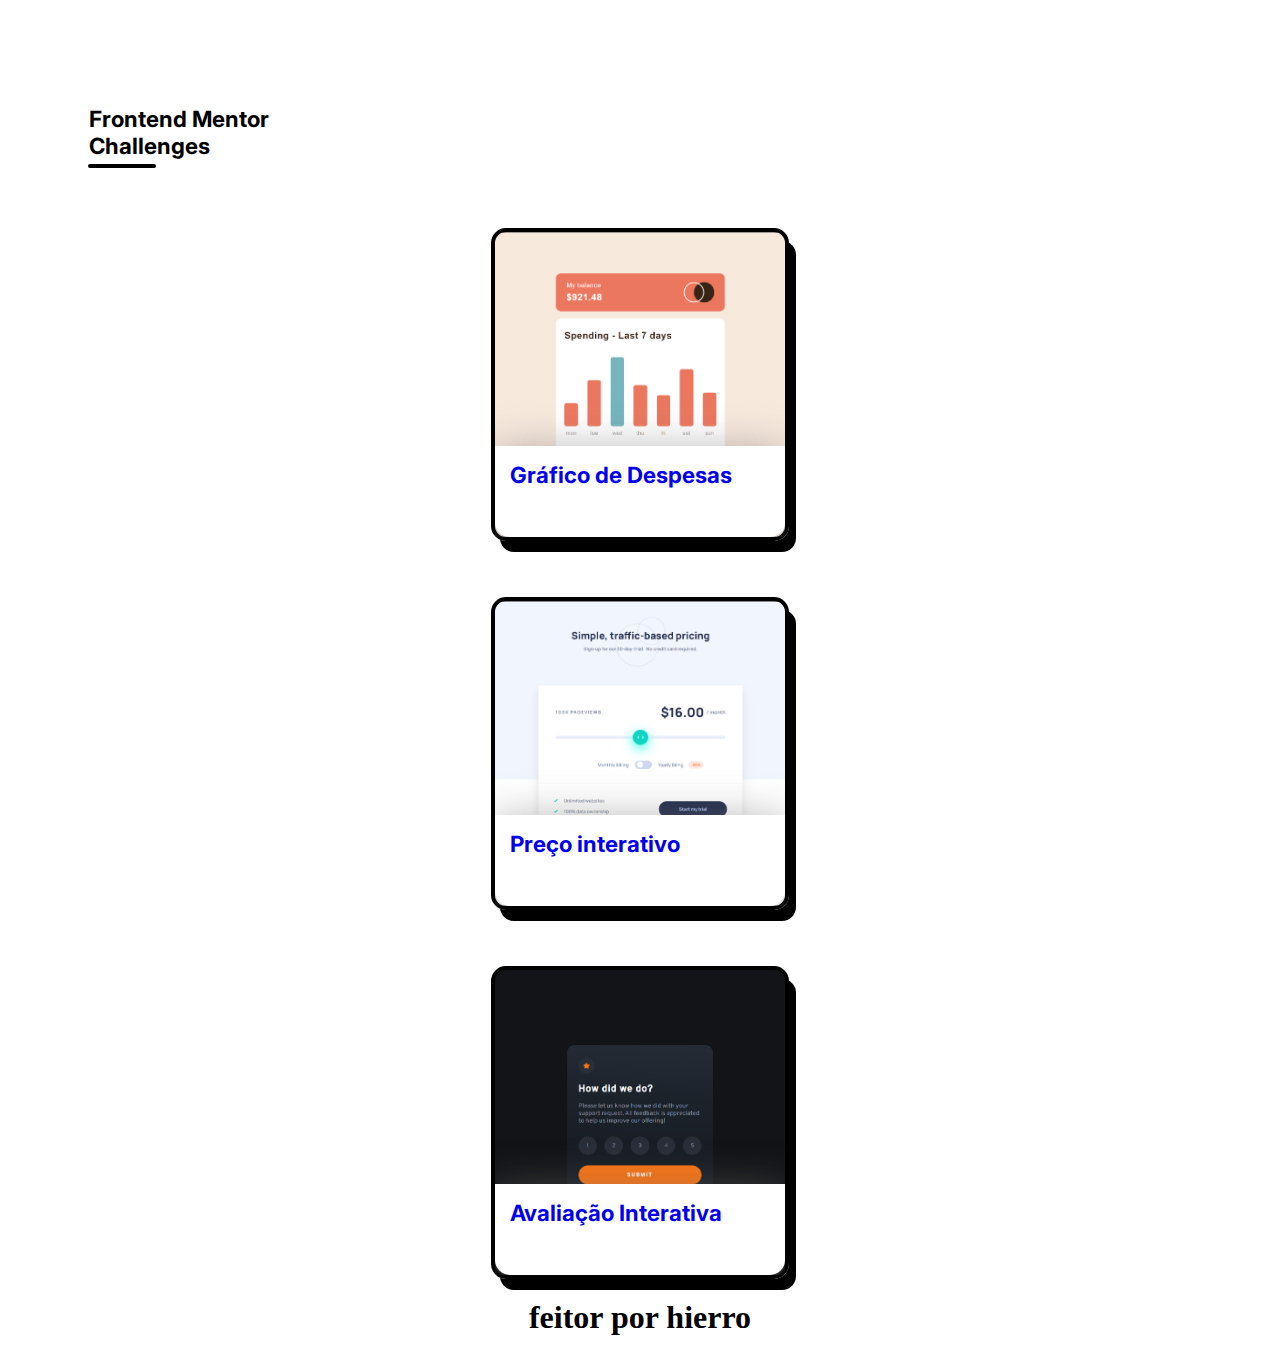
<file: index.html>
<!DOCTYPE html>
<html lang="pt-br">
<head>
    <meta charset="UTF-8">
    <meta http-equiv="X-UA-Compatible" content="IE=edge">
    <meta name="viewport" content="width=device-width, initial-scale=1.0">
    <link rel="stylesheet" href="style.css">
    <title>Frontent Mentor Challenges</title>
</head>
<body>
    <main class="main">
        <div class="div-title">
            <h1>Frontend Mentor Challenges</h1>
            <span class="title-line"></span>
        </div>
        <ul class="challenges-list">
            <li class="grafico-de-despesas">
                <a href="Avaliaçao Interativa/index.html" target="_blank">
                    <div class="div-project-title">
                        <h1>Gráfico de Despesas</h1>
                    </div>
                </a>
            </li>
            <li class="preco-interativo">
                <a href="Preço Interativo/index.html" target="_blank">
                    <div class="div-project-title">
                        <h1>Preço interativo</h1>
                </div>
                </a>
            </li>
            <li class="avaliacao-interativa">
                <a href="Grafico de Despesas/index.html" target="_blank">
                    <div class="div-project-title">
                    <h1>Avaliação Interativa</h1>
                    </div>
                </a>
            </li>
        </ul>
    </main>
    <footer>
        <h1> feitor por hierro</h1>
    </footer>
</body>
</html>
</file>
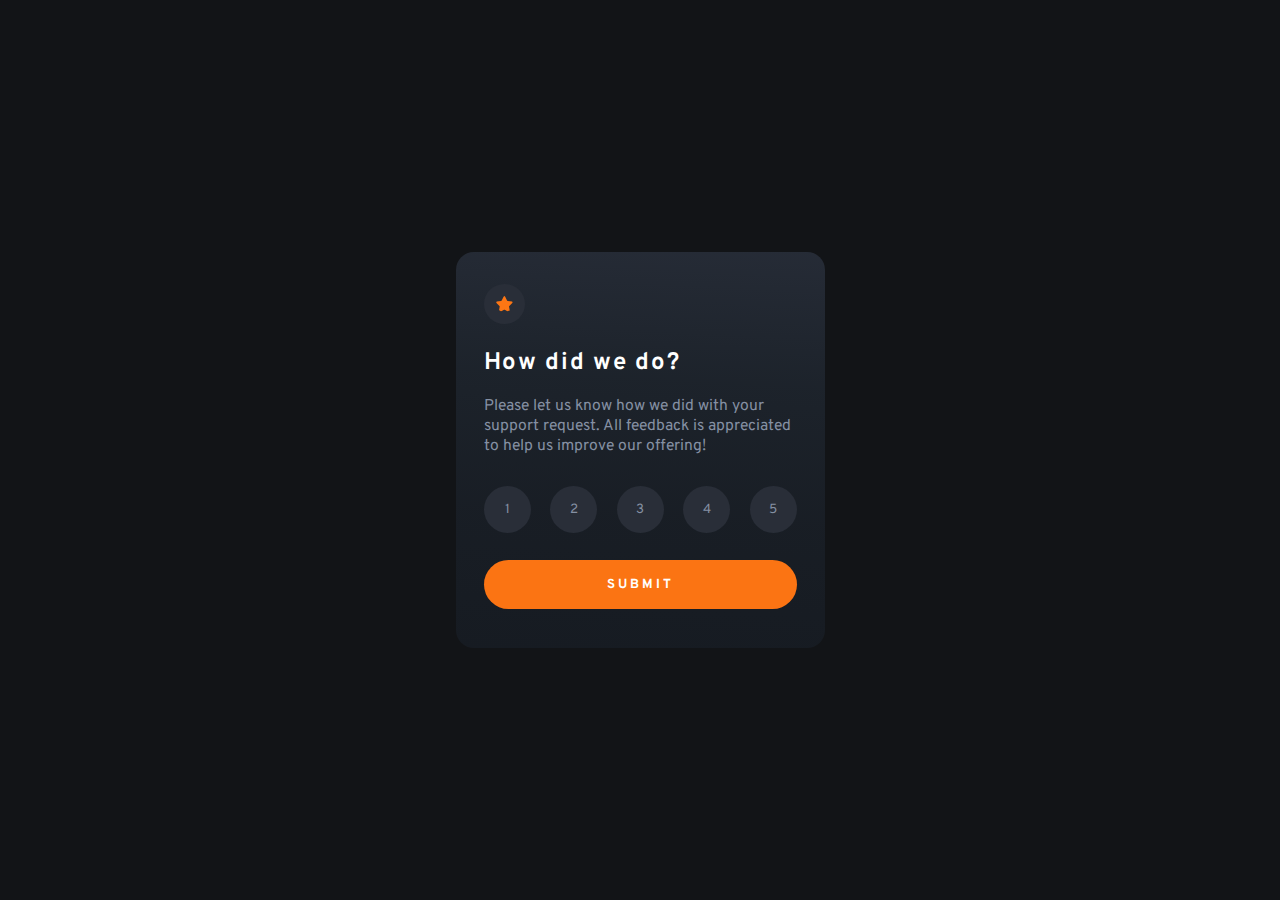
<file: Avaliaçao Interativa/index.html>
<!DOCTYPE html>
<html lang="en">
<head>
    <meta charset="UTF-8">
    <meta http-equiv="X-UA-Compatible" content="IE=edge">
    <meta name="viewport" content="width=device-width, initial-scale=1.0">
    <title>Frontend Mentor | Interactive rating component</title>
    <link rel="stylesheet" href="style.css">
</head>
<body>
    <!--RATING CARD-->
    <div class="rating-card" style="display: block;">
        <div class="div-rating-card">
            <div class="rating-content">
                <img class="icon-star" src="suporte/images/icon-star.svg">
                <h1>How did we do?</h1>
                <p>Please let us know how we did with your support request. All feedback is appreciated to help us improve our offering!</p>
            </div>
            <div class="div-card-rating">
                <form class="rating-form">
                    <div class="div-inputs">
                        <input class="rating-input" type="button" value="1">
                        <input class="rating-input" type="button" value="2">
                        <input class="rating-input" type="button" value="3">
                        <input class="rating-input" type="button" value="4">
                        <input class="rating-input" type="button" value="5">
                    </div>
                    <button class="submit-btn" type="submit">SUBMIT</button>
                </form>
            </div>
        </div>
    </div>
    
    <!--THANKS CARD-->
    <div class="thanks-card" style="display: none;">
        <div class="div-thanks-card">
            <img class="thanks-img" src="suporte/images/illustration-thank-you.svg">
            <p class="thanks-message">You selected <span class="your-rating">4</span> out of 5</p>
            <h1>Thank you!</h1>
            <p class="thanks-p">We appreciated you taking the time to give a rating. If you ever need more support, don't hesitate to get in touch!</p>
        </div>
    </div>
    
    <script src="script.js"></script>
</body>
</html>
</file>
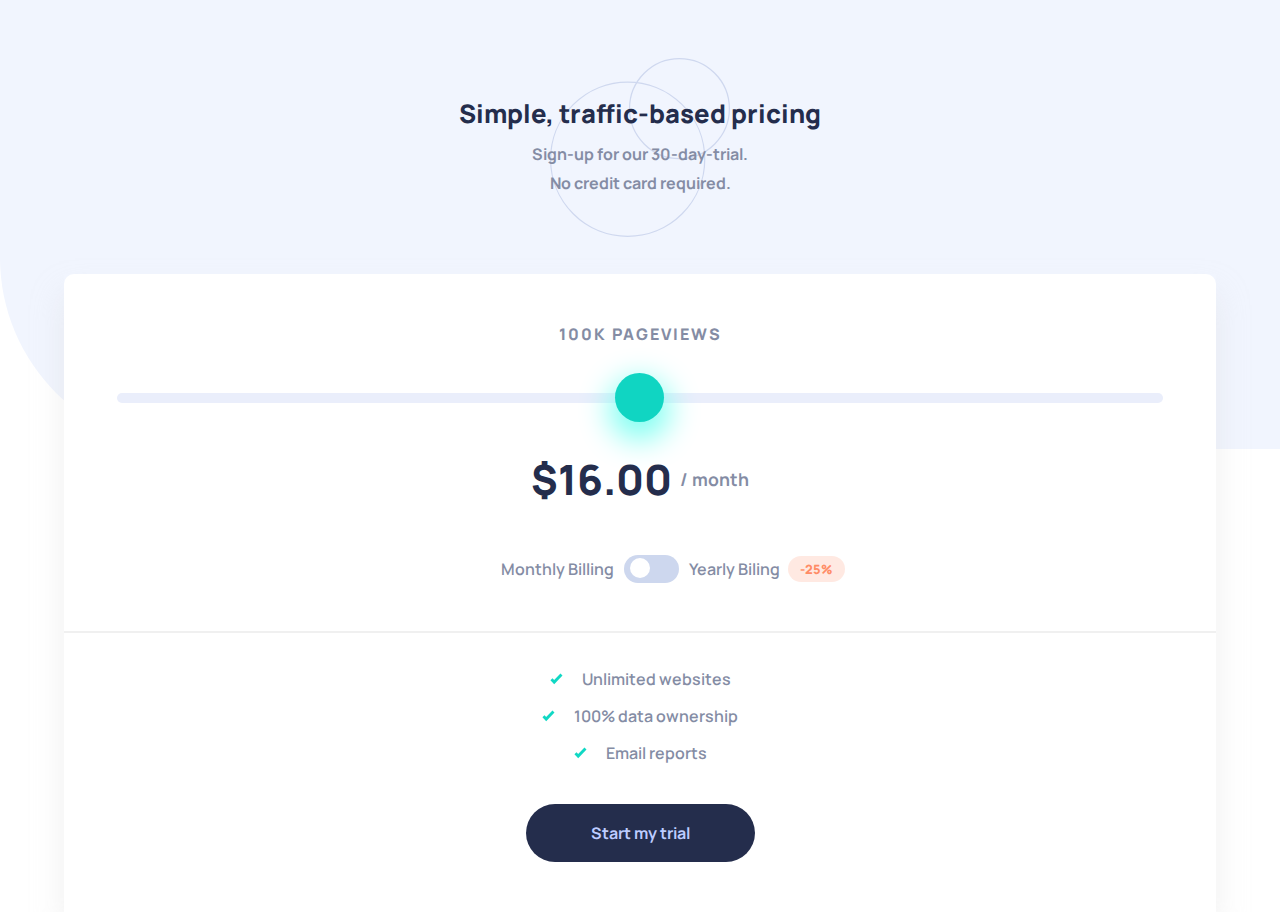
<file: FEITO-Componente de Preço Interativo/index.html>
<!DOCTYPE html>
<html lang="en">
<head>
    <meta charset="UTF-8">
    <meta http-equiv="X-UA-Compatible" content="IE=edge">
    <meta name="viewport" content="width=device-width, initial-scale=1.0">
    <link rel="icon" type="image/png" sizes="32x32" href="./suporte/images/favicon-32x32.png">
    <link rel="stylesheet" href="style.css">
    <title>Frontend Mentor | Interactive pricing component</title>
    <script src="script.js" defer></script>
</head>
<body>
    <div class="main">
        <div class="div-top-content">
            <img src="suporte/images/pattern-circles.svg">
            <h1>Simple, traffic-based pricing</h1>
            <div class="div-paragraphs">
                <p>Sign-up for our 30-day-trial.</p>
                <p>No credit card required.</p>
            </div>
        </div>
        
        <!-- TOP -->
        
        <div class="card">
            <div class="pricing-card">
                <span class="reviews-amount">100K PAGEVIEWS</span>
                <input class="price-bar" type="range" min="0" max="200" step="50">
                <div class="div-price-per-date">
                    <span class="reviews-price">$16.00</span>
                    <span class="per-date">/ month</span>
                </div>
                <div class="biling">
                    <span class="biling-txt">Monthly Billing</span>
                    <label class="switch">
                        <input class="switch-input" type="checkbox">
                        <span class="slider"></span>
                    </label>
                    <span class="biling-txt">Yearly Biling</span>
                </div>
            </div>
            
            <div class="benefits-card">
                <ul class="benefits-list">
                    <li><img src="suporte/images/icon-check.svg">Unlimited websites</li>
                    <li><img src="suporte/images/icon-check.svg">100% data ownership</li>
                    <li><img src="suporte/images/icon-check.svg">Email reports</li>
                </ul>
                <form action="">
                    <button class="benefit-btn"type="submit">Start my trial</button>
                </form>
            </div>
        </div>
    </div>
</body>
</html>
</file>
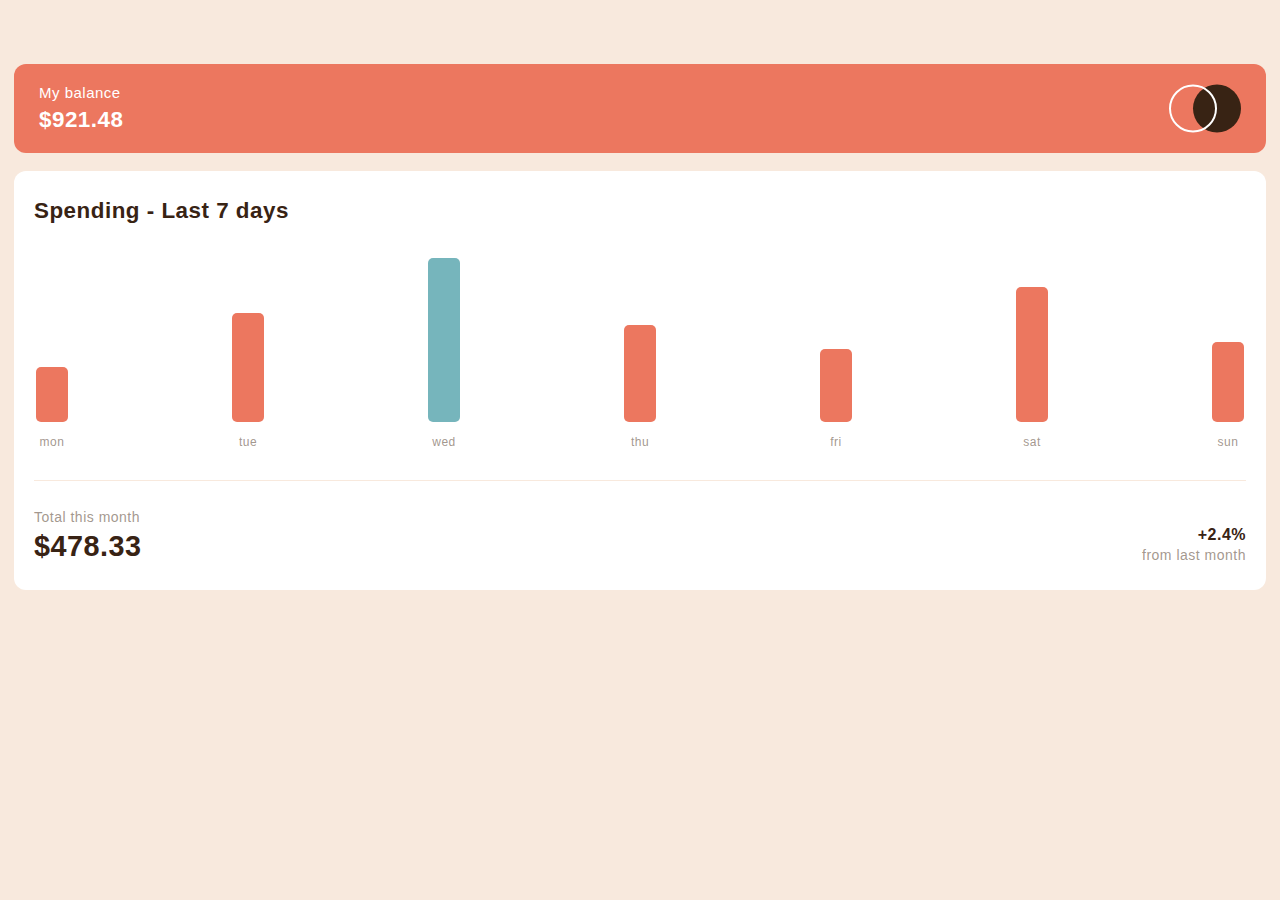
<file: FEITO-Grafico de Despesas/index.html>
<!DOCTYPE html>
<html lang="pt-br">
<head>
    <meta charset="UTF-8">
    <meta http-equiv="X-UA-Compatible" content="IE=edge">
    <meta name="viewport" content="width=device-width, initial-scale=1.0">
    <link rel="stylesheet" href="style.css">
    <link rel="icon" type="image/png" sizes="32x32" href="suporte/images/favicon-32x32.png">
    <script src="script.js" defer></script>
    <title>Gráfico de Despesas | Frontend Mentor</title>
</head>
<body class="body">

    <div class="user-balance-component">
        <div class="div-user-balance">
            <h1>My balance</h1>
            <span class="user-balance">$921.48</span>
        </div>
        <img class="img" src="suporte/images/logo.svg">
    </div>
    
    <div class="user-balance-info-component">
        <h1>Spending - Last 7 days</h1>
        <div class="user-week-chart-component">
            <div class="bar-component">
                <span class="expense-bar"></span>
                <h2>mon</h2>
            </div>
            <div class="bar-component">
                <span class="expense-bar"></span>
                <h2>tue</h2>
            </div>
            <div class="bar-component">
                <span class="expense-bar top-expense"></span>
                <h2>wed</h2>
            </div>
            <div class="bar-component">
                <span class="expense-bar"></span>
                <h2>thu</h2>
            </div>
            <div class="bar-component">
                <span class="expense-bar"></span>
                <h2>fri</h2>
            </div>
            <div class="bar-component">
                <span class="expense-bar"></span>
                <h2>sat</h2>
            </div>
            <div class="bar-component">
                <span class="expense-bar"></span>
                <h2>sun</h2>
            </div>
        </div>
        
        <span class="line"></span>
        
        <div class="user-month-balance-component">
            <div class="div-month-balance">
                <h2>Total this month</h1>
                <span class="user-total-balance-month">$478.33</span>
            </div>
            <div class="div-month-comparison">
                <div class="user-month-balance-comparison">
                    <span class="comparison-percentage">+2.4%</span>
                    <h2>from last month</h2>
                </div>
            </div>
        </div>
    </div>
</body>
</html>
</file>
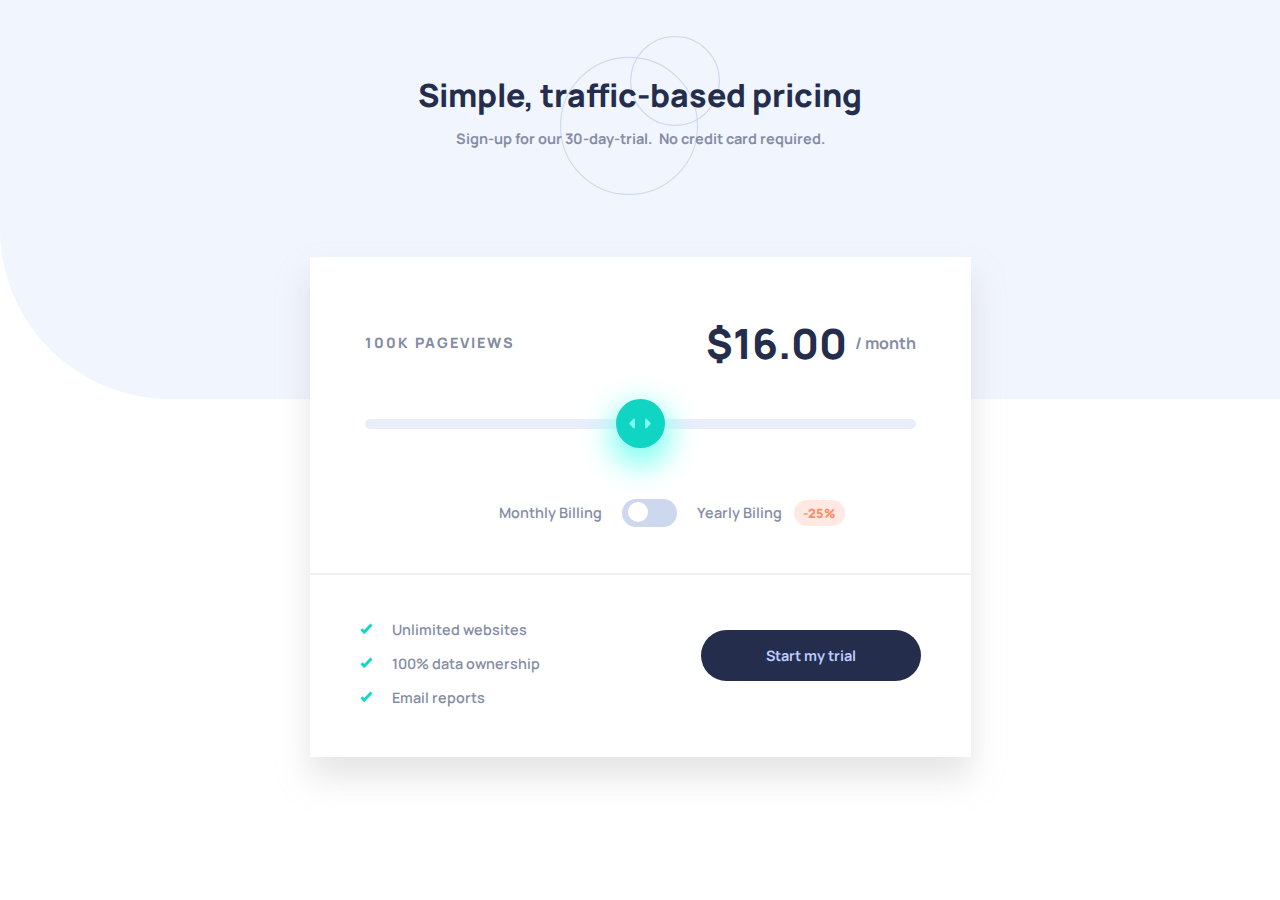
<file: Preço Interativo/index.html>
<!DOCTYPE html>
<html lang="en">
<head>
    <meta charset="UTF-8">
    <meta http-equiv="X-UA-Compatible" content="IE=edge">
    <meta name="viewport" content="width=device-width, initial-scale=1.0">
    <link rel="icon" type="image/png" sizes="32x32" href="./suporte/images/favicon-32x32.png">
    <link rel="stylesheet" href="style.css">
    <title>Frontend Mentor | Interactive pricing component</title>
    <script src="script.js" defer></script>
</head>
<body>
    <div class="main">
        <div class="div-top-content">
            <img src="suporte/images/pattern-circles.svg">
            <h1>Simple, traffic-based pricing</h1>
            <div class="div-paragraphs">
                <p>Sign-up for our 30-day-trial.</p>
                <p>No credit card required.</p>
            </div>
        </div>
        
        <!-- TOP -->
        
        <div class="card">
            <div class="pricing-card">
                <span class="reviews-amount">100K PAGEVIEWS</span>
                <input class="price-bar" type="range" min="0" max="200" step="50">
                <div class="div-price-per-date">
                    <span class="reviews-price">$16.00</span>
                    <span class="per-date">/ month</span>
                </div>
                <div class="biling">
                    <span class="biling-txt">Monthly Billing</span>
                    <label class="switch">
                        <input class="switch-input" type="checkbox">
                        <span class="slider"></span>
                    </label>
                    <div- class="div-year-with-discount">
                        <span class="biling-txt">Yearly Biling</span>
                        <span class="billing-discount">-25%</span>
                    </div->
                </div>
            </div>
            
            <div class="benefits-card">
                <ul class="benefits-list">
                    <li><img src="suporte/images/icon-check.svg">Unlimited websites</li>
                    <li><img src="suporte/images/icon-check.svg">100% data ownership</li>
                    <li><img src="suporte/images/icon-check.svg">Email reports</li>
                </ul>
                <form action="">
                    <button class="benefit-btn"type="submit">Start my trial</button>
                </form>
            </div>
        </div>
    </div>
</body>
</html>
</file>
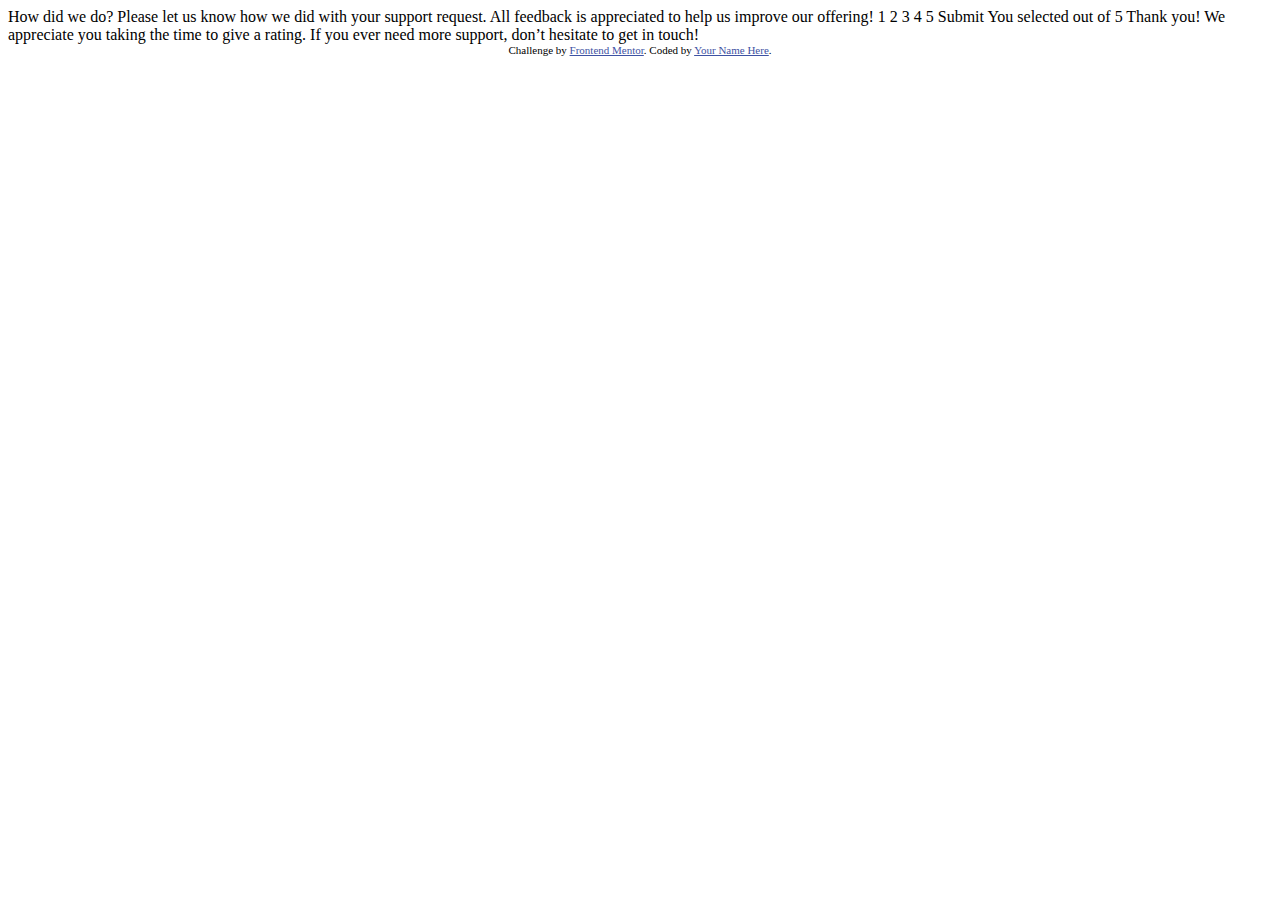
<file: Avaliaçao Interativa/suporte/index.html>
<!DOCTYPE html>
<html lang="en">
<head>
  <meta charset="UTF-8">
  <meta name="viewport" content="width=device-width, initial-scale=1.0"> <!-- displays site properly based on user's device -->

  <link rel="icon" type="image/png" sizes="32x32" href="./images/favicon-32x32.png">
  
  <title>Frontend Mentor | Interactive rating component</title>

  <!-- Feel free to remove these styles or customise in your own stylesheet 👍 -->
  <style>
    .attribution { font-size: 11px; text-align: center; }
    .attribution a { color: hsl(228, 45%, 44%); }
  </style>
</head>
<body>

  <!-- Rating state start -->

  How did we do?

  Please let us know how we did with your support request. All feedback is appreciated 
  to help us improve our offering!

  1 2 3 4 5

  Submit

  <!-- Rating state end -->

  <!-- Thank you state start -->

  You selected <!-- Add rating here --> out of 5

  Thank you!

  We appreciate you taking the time to give a rating. If you ever need more support, 
  don’t hesitate to get in touch!

  <!-- Thank you state end -->

  
  <div class="attribution">
    Challenge by <a href="https://www.frontendmentor.io?ref=challenge" target="_blank">Frontend Mentor</a>. 
    Coded by <a href="#">Your Name Here</a>.
  </div>
</body>
</html>
</file>
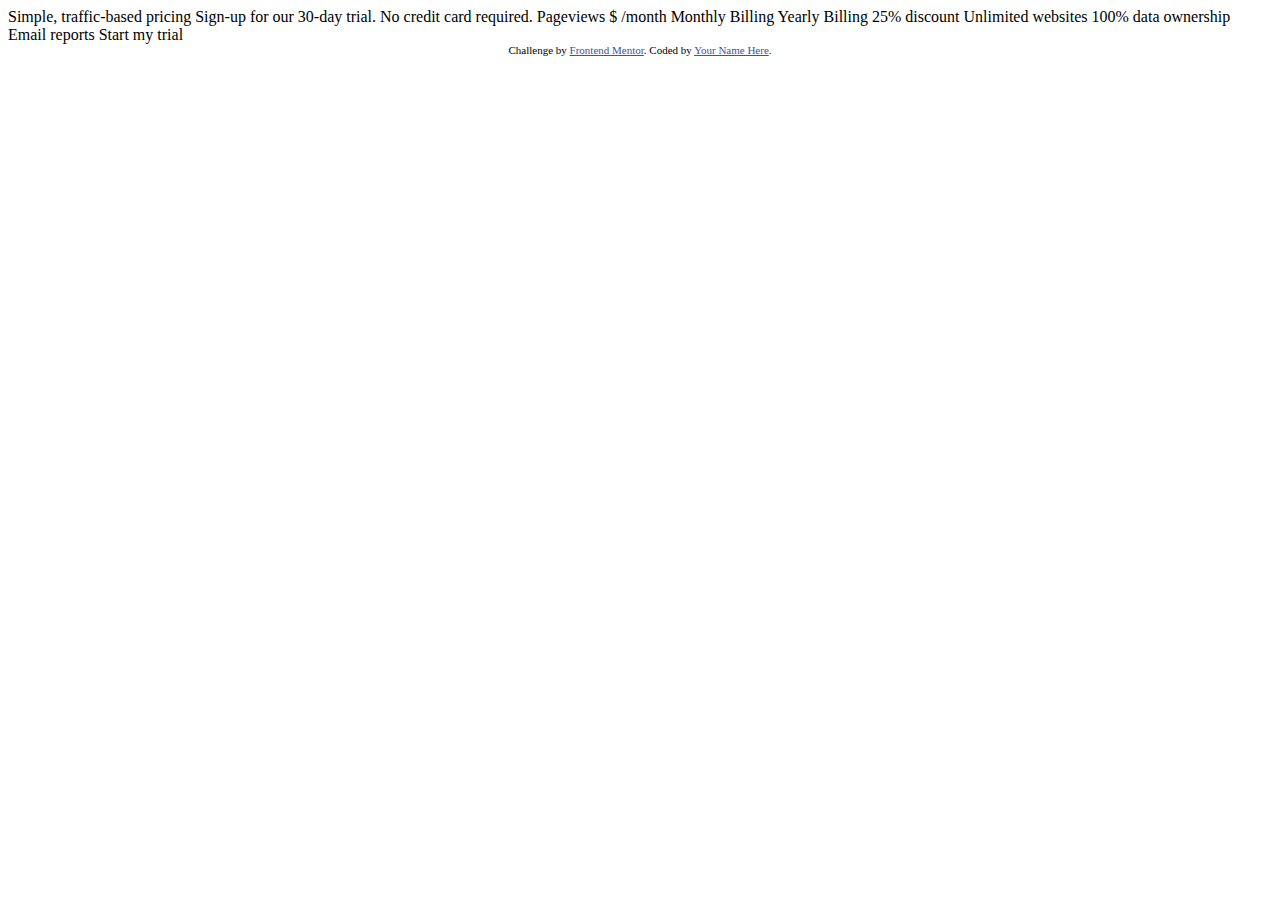
<file: FEITO-Componente de Preço Interativo/suporte/index.html>
<!DOCTYPE html>
<html lang="en">
<head>
  <meta charset="UTF-8">
  <meta name="viewport" content="width=device-width, initial-scale=1.0"> <!-- displays site properly based on user's device -->

  <link rel="icon" type="image/png" sizes="32x32" href="./images/favicon-32x32.png">
  
  <title>Frontend Mentor | Interactive pricing component</title>

  <!-- Feel free to remove these styles or customise in your own stylesheet 👍 -->
  <style>
    .attribution { font-size: 11px; text-align: center; }
    .attribution a { color: hsl(228, 45%, 44%); }
  </style>
</head>
<body>

  Simple, traffic-based pricing
  Sign-up for our 30-day trial. No credit card required. 

  Pageviews
  $ /month

  Monthly Billing
  Yearly Billing 25% discount

  Unlimited websites
  100% data ownership
  Email reports

  Start my trial
  
  <div class="attribution">
    Challenge by <a href="https://www.frontendmentor.io?ref=challenge" target="_blank">Frontend Mentor</a>. 
    Coded by <a href="#">Your Name Here</a>.
  </div>
</body>
</html>
</file>
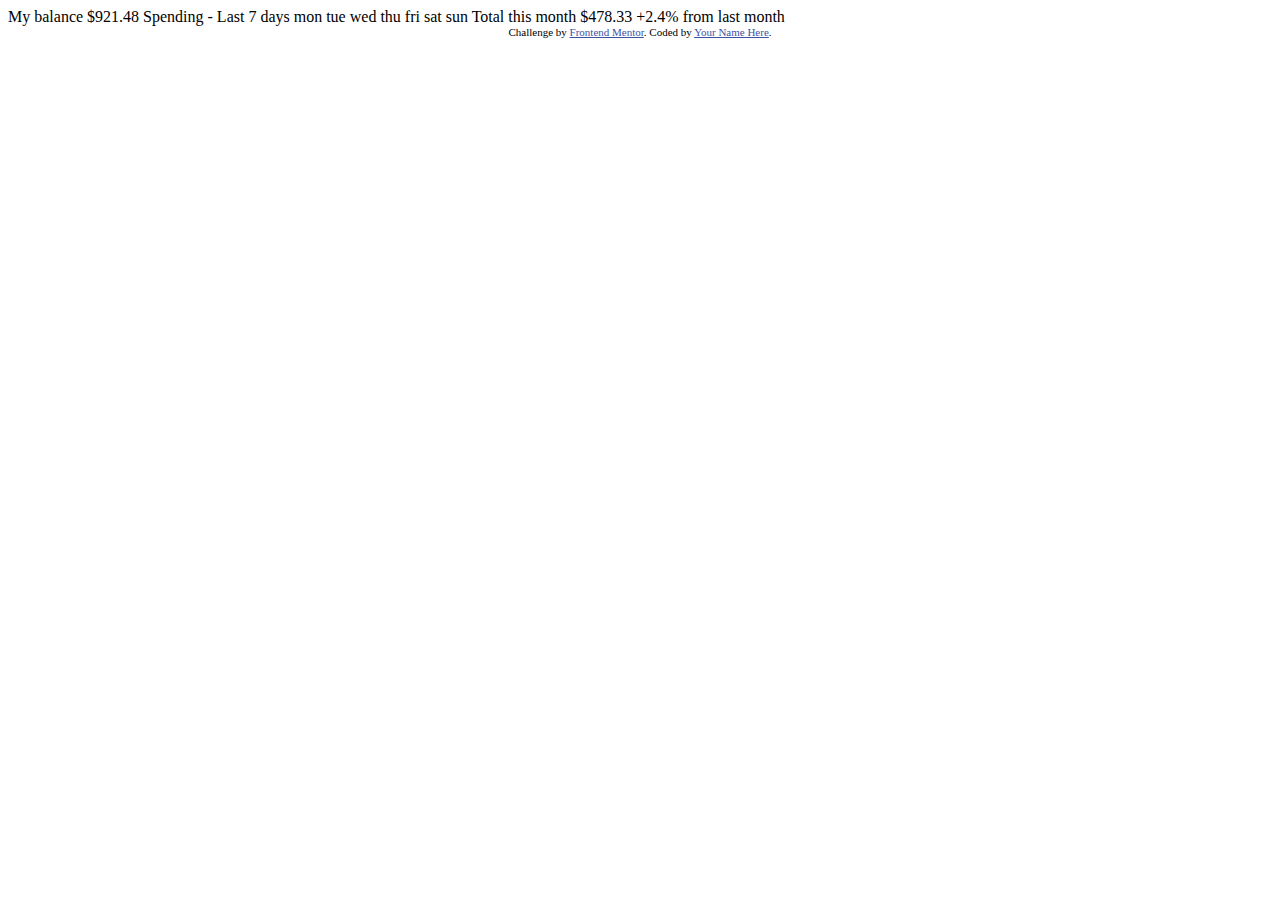
<file: FEITO-Grafico de Despesas/suporte/index.html>
<!DOCTYPE html>
<html lang="en">
<head>
  <meta charset="UTF-8">
  <meta name="viewport" content="width=device-width, initial-scale=1.0"> <!-- displays site properly based on user's device -->

  <link rel="icon" type="image/png" sizes="32x32" href="./images/favicon-32x32.png">
  
  <title>Frontend Mentor | Expenses chart component</title>

  <!-- Feel free to remove these styles or customise in your own stylesheet 👍 -->
  <style>
    .attribution { font-size: 11px; text-align: center; }
    .attribution a { color: hsl(228, 45%, 44%); }
  </style>
</head>
<body>

  My balance
  $921.48

  Spending - Last 7 days

  mon
  tue
  wed
  thu
  fri
  sat
  sun

  Total this month
  $478.33

  +2.4%
  from last month
  
  <div class="attribution">
    Challenge by <a href="https://www.frontendmentor.io?ref=challenge" target="_blank">Frontend Mentor</a>. 
    Coded by <a href="#">Your Name Here</a>.
  </div>
</body>
</html>
</file>
<file: style.css>
@charset "UTF-8";

@import url('https://fonts.googleapis.com/css2?family=Inter&display=swap');

:root {
    --typo: 'Inter', sans-serif;
}


* {
    margin: 0px;
    
}

html {
    height: 100vh;
}

body {
    display: flex;
    flex-direction: column;
    align-items: center;
}
body {
    width: 100vw;
    height: 100vh;
}
.main {
    display: flex;
    flex-direction: column;
    width: 90vw;
    
    margin-top: 5em;
     
}

.div-title {
    width: 200px;
    padding: 20px;
    
}
.div-title h1 {
    font-family: var(--typo);
    font-size: 1.4em;
    font-weight: 700;
    
    padding: 5px;
}
.title-line {
    content: "";
    display: block;
    width: 68px;
    height: 4px;
    border-radius: 15px;
    background-color: black;
    
    margin-left: 4px
}



.challenges-list {
    
    padding-left: 0px;
    
    display: flex;
    flex-direction: column;
    align-items: center;
    gap: 3.5em;
    
    margin-top: 2.5em;
}
.challenges-list li {
    position: relative;
    list-style-type: none;
    
    width: 290px;
    height: 305px;


    box-shadow: 8px 12px 0px -1px #000000;
    border-radius: 15px;
    border: solid 4px black;
    
    display: flex;
    justify-content: start;
    align-items: end;
}

.challenges-list li a {
    
    width: 100%;
    height: 100%;
    
    display: flex;
    align-items: end;
    
    overflow: hidden;
    text-decoration: none;
}
.challenges-list li a:visited {
    color: black;
    text-decoration: none;
}

.div-project-title {
    
    width: 100%;
    height: 30%;
    
    border-radius: 0px 0px 15px 15px;
    
    background-color: white;
    
    box-shadow: 0px 3px 40px 0px rgba(113, 113, 113, 0.524);
}

.div-project-title h1 {
    font-family: var(--typo);
    font-size: 1.4em;
    
    padding: 15px;
}

.grafico-de-despesas {
    background-image: url(images/grafico-de-despesas.png);
    background-size: cover;
    background-position: center center;
}

.avaliacao-interativa {
    background-image: url(images/avaliacao-interativa.png);
    background-size: cover;
    background-position: center center;
}

.preco-interativo {
    background-image: url(images/preco-interativo.png);
    background-size: cover;
    background-position: center center;
}

footer {
    padding: 20px;
}
</file>
<file: Avaliaçao Interativa/style.css>
@charset "utf-8";

@import url('https://fonts.googleapis.com/css2?family=Overpass&display=swap');

:root {
    --light-grey: hsl(217, 14%, 58%);
    --dark-grey: hsl(219, 15%, 19%);
    --dark-blue: hsl(214, 20%, 14%);
    --very-dark-blue: hsl(216, 12%, 8%);
    --orange: hsl(25, 97%, 53%);
    --card-gradient: linear-gradient( 3deg,hsl(215, 21%, 11%), hsl(215, 20%, 12%),hsl(214, 20%, 14%), hsl(219, 18%, 18%));
}

* {
    margin: 0px;
    font-family: "Overpass";
}

body {
    height: 100vh;
    display: flex;
    justify-content: center;
    align-items: center;
    
    background-color: var(--very-dark-blue);
}

p, span {
    font-weight: 400;
    font-size: 0.98em;
}

/* ------ RATING CARD------*/

.rating-card {
    width: 87vw;
    max-width: 369px;
    border-radius: 18px; 
    background: var(--card-gradient);
     
}
.div-rating-card { 
    padding: 2em 1.75em 2.4em 1.75em;
}

/* ------RATING CONTENT------*/

.rating-content h1 {
    font-size: 1.5em;
    font-weight: 650;
    color: white;
    letter-spacing: 1.7px;
    
    margin-top: 18px
}
.rating-content img {
    background-color: var(--dark-grey);
    padding: 12px;
    border-radius: 50%;
}

.rating-content p {
    color: var(--light-grey);
    margin-top: 18px;
}


/* ------RATING FORM------*/

.div-inputs {
    margin-top: 30px;
    
    width: 100%;
    
    display: flex;
    justify-content: space-between;
    
}
.rating-input {
    width: 47px;
    height: 47px;
    background-color: var(--dark-grey);
    border: none;
    padding: 15px;
    border-radius: 100%;
    
    color: var(--light-grey);
    
    cursor: pointer;
}

.active {
    background-color: var(--orange);
    color: white;
}

.rating-input:hover {
    background-color: var(--light-grey);
    color: white;
}
.rating-input:active {
    background-color: var(--orange);
    color: white;
}

.submit-btn {
    margin-top: 27px;
    
    font-size: 0.82em;
    font-weight: 700;
    letter-spacing: 3px;
    
    width: 100%;
    background-color: var(--orange);
    color: white;
    border: none;
    
    padding: 16px;
    border-radius: 25px;
    
    cursor: pointer;
}
.submit-btn:active {
    background-color: white;
    color: var(--orange);
}

/* ------THANKS CARD------*/

.thanks-card {
    width: 87vw;
    max-width: 369px;
    border-radius: 18px; 
    background: var(--card-gradient);
}
.div-thanks-card {
    display: flex;
    flex-direction: column;
    align-items: center;
    padding: 2.7em 1em;
}

.thanks-message {
    margin-top: 29px;
    background-color: var(--dark-grey);
    padding: 9px 15px;
    border-radius: 50px;
    color: var(--orange)
}

.div-thanks-card h1 {
    margin-top: 27px;
    color: white;
    font-size: 1.5em;
    font-weight: 650;
    letter-spacing: 1.7px;
}

.thanks-p {
    margin-top: 15px;
    color: var(--light-grey);
    text-align: center;
    line-height: 24px;
}
</file>
<file: FEITO-Componente de Preço Interativo/style.css>
@charset "UTF-8";
@import url('https://fonts.googleapis.com/css2?family=Manrope:wght@200;300;400;500;600;700;800&display=swap');

:root {
    /*--ELEMENTS--*/
    --slider-bar: hsl(174, 77%, 80%);
    --slider-bg: hsl(174, 86%, 45%);
    --slider-shadow: hsl(174, 100%, 75%);
    --discount-bg: hsl(14, 92%, 95%);
    --pricing-component: hsl(0, 0%, 100%);
    --main-bg: hsl(230, 100%, 99%);
    --empty-slider-bar: hsl(224, 65%, 95%);
    --toggle-bg: hsl(223, 50%, 87%);
   
    /*---TEXT---*/
    --text: hsl(225, 15%, 58%);
    --discount-text: hsl(15, 100%, 70%);
    --discount-bg: hsla(15, 100%, 70%, 0.19);
    --cta-text: hsl(226, 100%, 87%);
    --text-and-cta: hsl(227, 36%, 22%);
}

* {
    margin: 0px;
    font-family: "Manrope";
}

body {
    background: url(suporte/images/bg-pattern.svg);
    background-repeat: no-repeat;
    background-position: left top;
}

.main {
    display: flex;
    flex-direction: column;
    align-items: center;
    
    width: 100vw;
    height: 100vh;
}

/*------------TOP CONTENT------------*/
.div-top-content {
    margin-top: 6em;
    display: flex;
    flex-direction: column;
    align-items: center;

}
.div-top-content img {
    position: absolute;
    top: 58px;
    width: 180px;
}
.div-top-content  h1 {
    color: var(--text-and-cta);
    font-size: 1.6em;
    font-weight: 850;
    text-align: center;
    
    z-index: 10;
}

.div-paragraphs {
    margin-top: 6px;
    
    z-index: 10;
}
.div-paragraphs p {
    display: flex;
    flex-direction: column;
    align-items: center;
    
    margin-top: 0.4em;
    font-size: 16px;
    color: var(--text);
    font-weight: 700;
    
}
/*------------------------------*/


.card {
    display: flex;
    flex-direction: column;
    justify-content: space-between;
    gap: 23px;
    width: 90%;
    margin-top: 5em;
    box-shadow: 0px 20px 30px 0px rgba(214, 214, 214, 0.355);
}

/*-----------REVIEWS-------------*/

.pricing-card {
    display: flex;
    flex-direction: column;
    align-items: center; 
    justify-content: space-around;
    gap: 48px;
    
    
    padding: 25px;
    border-radius: 10px;
    
    background-color: white;
}
.reviews-amount {
    margin-top: 1.5em;
    font-weight: 800;
    font-size: 1em;
    letter-spacing: 2px;
    color: var(--text);
}
/*-----------------------------*/

/*----------PRICE BAR--------------*/
.price-bar {
    width: 95%;
    height: 10px;
    
    appearance: none;
    background: var(--empty-slider-bar);
    border-radius: 15px;
}

.price-bar::-webkit-slider-thumb {
    appearance: none;
    
    width: 49px;
    height: 49px;
    
    border-radius: 100%;
    box-shadow: 0px 12px 30px 6px var(--slider-shadow);
    background: var(--slider-bg);
}


.price-bar::-moz-range-progress{
    height: 100%;
    background-color: var(--slider-bar);
    border-radius: 15px;
}

/*--------------------------------*/

/*------------------------*/
.div-price-per-date {
    display: flex;
    align-items: center;
    justify-content: space-between;
    gap: 8px;
}

.reviews-price {
    color: var(--text-and-cta);
    font-weight: 800;
    
    font-size: 2.6em;
}

.per-date {
    font-weight: 700;
    font-size: 1.1em;
    color: var(--text);
}
/*------------------------*/

.biling {
    position: relative;
    display: flex;
    justify-content: space-around;
    align-items: center;
    gap: 10px;
}
.biling-txt {
    font-weight: 600;
    color: var(--text);
}

.biling::after {
    position: absolute;
    left: 287px;
    content: "-25%";
    padding: 4px 12px;
    border-radius: 15px;
    font-weight: 800;
    font-size: 0.8em;
    color: var(--discount-text);
    background-color: var(--discount-bg);
}

.switch {
    position: relative;
    display: inline-block;
    width: 55px;
    height: 28px;
}
.switch input {
    opacity: 0px;
    width: 0px;
    height: 0px;
}

.slider {
    cursor: pointer;
    position: absolute;
    top: 0px;
    left: 0px;
    bottom: 0px;
    width: 100%;
    height: 100%;
    border-radius: 34px;
    background-color: var(--toggle-bg);
    
    transition: all 0.4s;
}

.slider::before {
    content: "";
    position: absolute;
    top: 3.5px;
    bottom: 0px;
    left: 6.5px;
    background-color: white;
    width: 20px;
    height: 20px;
    
    border-radius: 50%;
    transition: all 0.4s;
}

.switch input:checked + .slider {
    background-color: var(--slider-bg);
}
.switch input:checked + .slider::before {
    left: 29px;
}

/*----------BENEFITS CARD----------*/
.benefits-card {
    display: flex;
    flex-direction: column;
    align-items: center;
    justify-content: space-between;
    gap: 40px;
    padding: 20px 20px 50px 20px;
    border-top: 2px solid rgba(214, 214, 214, 0.355);
    border-radius: 0px 0px 10px 10px;
    background-color: white;
}
.benefits-list {
    margin-top: 15px;
    
    padding: 0px;
    display: flex;
    flex-direction: column;
    align-items: center;
    justify-content: space-around;
    gap: 15px;
}

.benefits-list li {
    list-style-type: none;
    color: var(--text);
    font-weight: 600;
}
.benefits-list li img {
    width: 13px;
    margin-right: 19px;
}

.benefit-btn {
    background-color: var(--text-and-cta);
    color: var(--cta-text);
    
    font-weight: 700;
    font-size: 1em;
    
    border-radius: 30px;
    padding: 18px 65px;
    border-width: 0px;
}

/*----------------------------------*/
</file>
<file: FEITO-Grafico de Despesas/style.css>
@charset "UTF-8";

:root {
    --primary: hsl(10, 79%, 65%);
    --high: hsl(186, 34%, 60%);
    --text-2: hsl(25, 47%, 15%);
    --medium-brown: hsla(28, 10%, 53%, 0.859);
    --background: hsl(27, 66%, 92%);
    --chart-bg: hsl(33, 100%, 98%);
    --typo: 'DM Sans', sans-serif;
}

@import url('https://fonts.googleapis.com/css2?family=DM+Sans:ital,wght@0,400;0,500;0,700;1,400;1,500;1,700&display=swap');

* {
    margin: 0px;
    padding: 0px;
    font-family: var(--typo);
    letter-spacing: 0.5px;
}

body {
    background-color: var(--background);
    padding: 0px 14px;
}


/*------------TOP COMPONENT-------------------*/

.user-balance-component {
    background-color: var(--primary);
    display: flex;
    justify-content: space-between;
    padding: 20px 25px;
    margin-top: 4em;
    
    border-radius: 12px;
}
.div-user-balance {
    display: flex;
    flex-direction: column;
    justify-content: space-between;
    gap: 6px;
}
.user-balance-component h1 {
    font-size: 15px;
    color: white;
    font-weight: 400;
}
.user-balance {
    color: white;
    font-weight: 700;
    font-size: 1.4em;
}

/*-------------------------------*/

/*------------InFO COMPONENT-------------------*/

.user-balance-info-component {
    background-color: white;
    border-radius: 12px;
    margin-top: 1.1em;
    
    padding: 27px 20px;
}

.user-balance-info-component h1 {
    font-size: 1.4em;
    font-weight: 750;
    color: var(--text-2)
}
.user-week-chart-component {
    display: flex;
    flex-direction: row;
    
    justify-content: space-between;
    
    margin-top: 1.1em;
    
    height: 13em;
}

.user-week-chart-component h2 {
    margin-top: 0.8em;
    font-size: 12px;
    font-weight: 400;
    color: var(--medium-brown);
}
.bar-component {
    display: flex;
    flex-direction: column;
    align-items: center;
    justify-content: flex-end;
    
    height: 100%;
}

.expense-bar {
    position: relative;
    display: flex;
    justify-content: center;
    width: 32px;
    height: 0%;
    
    padding: 4px 2px;
    
    transition: all 0.3s ease;
}

.bar-color {
    
    opacity: 1;
    background-color: var(--primary);
    width: 100%;
    height: 100%;
    border-radius: 5px;
    transition: all 0.3s ease;
}
.expense-price {
    visibility: hidden;
    opacity: 0;
    position: absolute;
    top: -18px;
    font-size: 12px;
    font-weight: 700;
    background-color: var(--text-2);
    color: white;
    border-radius: 3px;
    padding: 5px 3px;
    
    transition: all 0.4s ease;
}

.top-expense {
    background-color: var(--high);
}

    /*------------month-------------------*/
    
.line {
    margin-top: 1.9em;
    display: inline-block;
    height: 1.5px;
    width: 100%;
    background-color: var(--background); 
}
.user-month-balance-component {
    margin-top: 1.5em;
    display: flex;
    justify-content: space-between;
    align-items: end;
}
.user-month-balance-component h2 {
    color: var(--medium-brown);
    font-weight: 500;
    font-size: 14px;
}
.user-total-balance-month {
    font-size: 1.8em;
    font-weight: 700;
    color: var(--text-2)
}

.div-month-balance {
    display: flex;
    flex-direction: column;
    justify-content: space-between;
    gap: 5px;
}

.user-month-balance-comparison {
    display: flex;
    flex-direction: column;
    justify-content: space-between;
    align-items: flex-end;
    gap: 3px;
}
.comparison-percentage {
    font-weight: 700;
    color: var(--text-2);
}
</file>
<file: Preço Interativo/style.css>
@charset "UTF-8";
@import url('https://fonts.googleapis.com/css2?family=Manrope:wght@200;300;400;500;600;700;800&display=swap');

:root {
    /*--ELEMENTS--*/
    --slider-bar: hsl(174, 77%, 80%);
    --slider-bg: hsl(174, 86%, 45%);
    --slider-shadow: hsl(174, 100%, 75%);
    --discount-bg: hsl(14, 92%, 95%);
    --pricing-component: hsl(0, 0%, 100%);
    --main-bg: hsl(230, 100%, 99%);
    --empty-slider-bar: hsl(224, 65%, 95%);
    --toggle-bg: hsl(223, 50%, 87%);
   
    /*---TEXT---*/
    --text: hsl(225, 15%, 58%);
    --discount-text: hsl(15, 100%, 70%);
    --discount-bg: hsla(15, 100%, 70%, 0.19);
    --cta-text: hsl(226, 100%, 87%);
    --text-and-cta: hsl(227, 36%, 22%);
}

* {
    margin: 0px;
    font-family: "Manrope";
    transition: all 0.2s ease;
}


.main {
    background: url(suporte/images/bg-pattern.svg);
    background-repeat: no-repeat;
    background-position: left top;
    display: flex;
    flex-direction: column;
    align-items: center;
    
    width: 100vw;
    height: 100vh;
}

/*------------TOP CONTENT------------*/
.div-top-content {
    position: relative;
    width: 90%;
    margin-top: 4em;
    display: flex;
    flex-direction: column;
    align-items: center;

}
.div-top-content img {
    position: absolute;
    top: -37px;
    width: 160px;
}
.div-top-content  h1 {
    color: var(--text-and-cta);
    font-size: 1.4em;
    font-weight: 850;
    text-align: center;
    
    z-index: 10;
}

.div-paragraphs {
    margin-top: 6px;
    
    z-index: 10;
}
.div-paragraphs p {
    display: flex;
    flex-direction: column;
    align-items: center;
    
    margin-top: 0.4em;
    font-size: 14.5px;
    color: var(--text);
    font-weight: 700;
    
}
/*------------------------------*/


.card {
    display: flex;
    flex-direction: column;
    justify-content: space-between;
    gap: 23px;
    width: 90%;
    margin-top: 4em;
    box-shadow: 0px 20px 30px 0px rgba(181, 181, 181, 0.355);
    
    background-color: white;
}

/*-----------REVIEWS-------------*/

.pricing-card {
    display: flex;
    flex-direction: column;
    align-items: center; 
    justify-content: space-around;
    gap: 48px;
    
    
    padding: 23px 20px;
    border-radius: 10px;
    
    background-color: white;
}
.reviews-amount {
    margin-top: 1.5em;
    font-weight: 800;
    font-size: 0.9em;
    letter-spacing: 2px;
    color: var(--text);
}
/*-----------------------------*/

/*----------PRICE BAR--------------*/
.price-bar {
    width: 95%;
    height: 10px;
    
    appearance: none;
    background: var(--empty-slider-bar);
    border-radius: 15px;
    
}

.price-bar::-webkit-slider-thumb {
    appearance: none;
    
    width: 49px;
    height: 49px;
    
    border-radius: 100%;
    box-shadow: 0px 12px 30px 6px var(--slider-shadow);
    background-image: url(suporte/images/icon-slider.svg);
    background-position: center center;
    background-repeat: no-repeat;
    background-color: var(--slider-bg);
    
}


.price-bar::-moz-range-progress{
    height: 100%;
    background-color: var(--slider-bar);
    border-radius: 15px;
}

/*--------------------------------*/

/*------------------------*/
.div-price-per-date {
    display: flex;
    align-items: center;
    justify-content: space-between;
    gap: 8px;
}

.reviews-price {
    color: var(--text-and-cta);
    font-weight: 800;
    
    font-size: 2.6em;
}

.per-date {
    font-weight: 700;
    font-size: 1em;
    color: var(--text);
}
/*------------------------*/

.biling {
    position: relative;
    width: 100%;
    display: flex;
    justify-content: center;
    gap: 8px;
    align-items: center;
    
    padding-left: 25px;
}
.biling-txt {
    font-size: 0.9em;
    font-weight: 600;
    color: var(--text);
}

.billing-discount {
    padding: 4px 9px;
    border-radius: 15px;
    font-weight: 800;
    font-size: 0.8em;
    color: var(--discount-text);
    background-color: var(--discount-bg);
}
.div-year-with-discount {
    display: flex;
    align-items: center;
    justify-content: space-between;
    gap: 4px;
}

.switch {
    position: relative;
    display: inline-block;
    width: 55px;
    height: 28px;
}
.switch input {
    opacity: 0px;
    width: 0px;
    height: 0px;
}

.slider {
    cursor: pointer;
    position: absolute;
    top: 0px;
    left: 0px;
    bottom: 0px;
    width: 100%;
    height: 100%;
    border-radius: 34px;
    background-color: var(--toggle-bg);
    
    transition: all 0.4s;
}

.slider::before {
    content: "";
    position: absolute;
    top: 3.5px;
    bottom: 0px;
    left: 6.5px;
    background-color: white;
    width: 20px;
    height: 20px;
    
    border-radius: 50%;
    transition: all 0.4s;
}

.switch input:checked + .slider {
    background-color: var(--slider-bg);
}
.switch input:checked + .slider::before {
    left: 29px;
}

/*----------BENEFITS CARD----------*/
.benefits-card {
    display: flex;
    flex-direction: column;
    align-items: center;
    justify-content: space-between;
    gap: 35px;
    padding: 20px 20px 50px 20px;
    border-top: 2px solid rgba(214, 214, 214, 0.355);
    border-radius: 0px 0px 10px 10px;
    background-color: white;
}
.benefits-list {
    margin-top: 15px;
    
    padding: 0px;
    display: flex;
    flex-direction: column;
    align-items: center;
    justify-content: space-around;
    gap: 15px;
}

.benefits-list li {
    list-style-type: none;
    color: var(--text);
    font-weight: 600;
    font-size: 0.9em;
}
.benefits-list li img {
    width: 13px;
    margin-right: 19px;
}

.benefit-btn {
    background-color: var(--text-and-cta);
    color: var(--cta-text);
    
    font-weight: 700;
    font-size: 0.9em;
    
    border-radius: 30px;
    padding: 16px 65px;
    border-width: 0px;
    
    cursor: pointer;
}

/*----------------------------------*/

.voltar {
    color: grey;
    margin-top: 2em;
}
.voltar:visited {
    color: grey;
}

@media screen and (min-width: 721px) {

    .main {
        background-position: top left;
        background-size: contain;
        height: 100vh;
        display: flex;
        justify-content: center;
    }
    .div-top-content {
        margin-top: -70px;
    }
    .div-top-content h1 {
        font-size: 2em;
    }
    .div-paragraphs {
        display: flex;
        flex-direction: row;
        justify-content: space-between;
        gap: 7px;
    }
    .card {
        width: 661px;
        margin-top: 6.8em;
    }
    .pricing-card {
        display: flex;
        flex-wrap: wrap;
        flex-direction: row;
        justify-content: space-between;
        align-items: center;
        padding-top: 58px;
        padding-left: 55px;
        padding-right: 55px;
        row-gap: 48px;
        
    }
    .price-bar {
        width: 100%;
    }
    .reviews-amount {
        order: 1;
        margin-top: 0px;
    }
    .div-price-per-date {
        order: 2;
        
    }
    .price-bar {
        order: 3;
    }
    .biling {
        order: 4;
        margin-top: 1.4em;
        width: 100%;
        
        display: flex;
        justify-content: center;
        gap: 20px;
        padding: 0px;
        
    }
    
    .billing-discount {
        position: absolute;
        
        left: 78%;
    }
    
    .benefits-card {
        display: flex;
        flex-direction: row;
        justify-content: space-between;
        
        padding: 30px 50px 50px 50px;
    }
    
    .benefits-list {
        align-items: start;
        row-gap: 15px;
    }
}

@media screen and (max-width: 388px) {
    
    .biling {
        display: flex;
        justify-content: center;
        gap: 8px;
        
        padding-left: 0px;
    }
    .biling-txt {
        text-align: center;
    }
}
</file>
